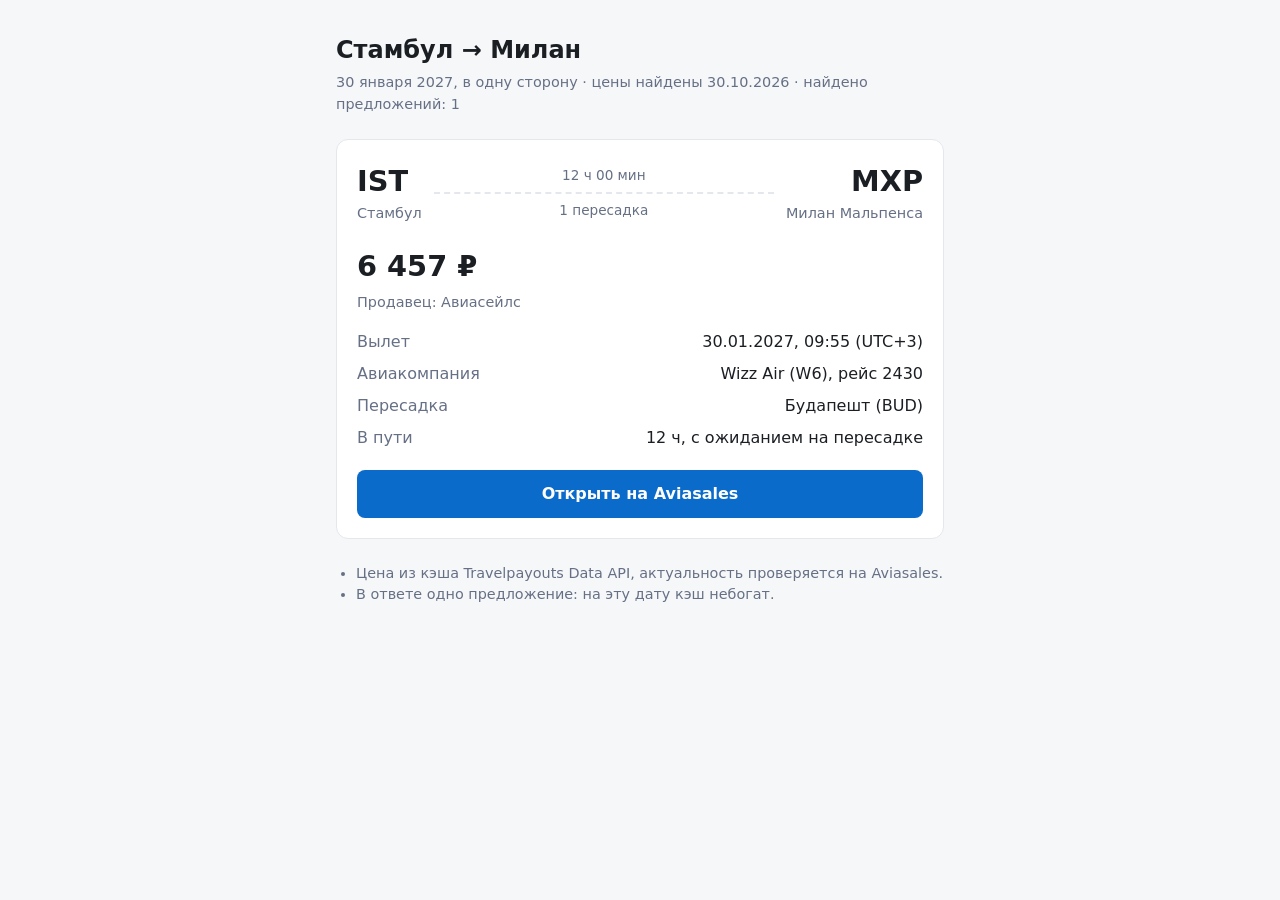
<file: docs/index.html>
<!doctype html>
<html lang="ru">
<head>
<meta charset="utf-8">
<meta name="viewport" content="width=device-width, initial-scale=1">
<title>Стамбул — Милан, 30 января 2027</title>
<style>
:root{--bg:#f6f7f9;--card:#fff;--text:#1b1f24;--muted:#667085;--line:#e4e7ec;--accent:#0b6bcb}
@media (prefers-color-scheme:dark){:root{--bg:#14171a;--card:#1c2024;--text:#e8eaed;--muted:#9aa3ad;--line:#2d333a;--accent:#6aa9f0}}
*{box-sizing:border-box}
body{margin:0;background:var(--bg);color:var(--text);font:16px/1.5 system-ui,-apple-system,"Segoe UI",Roboto,sans-serif}
main{max-width:640px;margin:0 auto;padding:32px 16px}
h1{font-size:1.5rem;margin:0 0 4px}
.sub{color:var(--muted);margin:0 0 24px;font-size:.9rem}
.card{background:var(--card);border:1px solid var(--line);border-radius:12px;padding:20px}
.route{display:flex;align-items:center;justify-content:space-between;gap:12px}
.pt .code{font-size:1.8rem;font-weight:700}
.pt .city{color:var(--muted);font-size:.9rem}
.mid{flex:1;text-align:center;color:var(--muted);font-size:.85rem}
.mid hr{border:0;border-top:2px dashed var(--line);margin:6px 0}
.price{font-size:1.8rem;font-weight:700;margin:20px 0 4px}
dl{display:grid;grid-template-columns:auto 1fr;gap:8px 16px;margin:16px 0 0}
dt{color:var(--muted)}dd{margin:0;text-align:right}
a.btn{display:block;margin-top:20px;padding:12px;text-align:center;background:var(--accent);color:#fff;border-radius:8px;text-decoration:none;font-weight:600}
ul{color:var(--muted);font-size:.9rem;padding-left:20px;margin-top:24px}
</style>
</head>
<body>
<main>
<h1>Стамбул → Милан</h1>
<p class="sub">30 января 2027, в одну сторону · цены найдены 30.10.2026 · найдено предложений: 1</p>
<section class="card">
  <div class="route">
    <div class="pt"><div class="code">IST</div><div class="city">Стамбул</div></div>
    <div class="mid">12 ч 00 мин<hr>1 пересадка</div>
    <div class="pt" style="text-align:right"><div class="code">MXP</div><div class="city">Милан Мальпенса</div></div>
  </div>
  <div class="price">6 457 ₽</div>
  <div class="sub" style="margin:0">Продавец: Авиасейлс</div>
  <dl>
    <dt>Вылет</dt><dd>30.01.2027, 09:55 (UTC+3)</dd>
    <dt>Авиакомпания</dt><dd>Wizz Air (W6), рейс 2430</dd>
    <dt>Пересадка</dt><dd>Будапешт (BUD)</dd>
    <dt>В пути</dt><dd>12 ч, с ожиданием на пересадке</dd>
  </dl>
  <a class="btn" href="https://www.aviasales.ru/search/IST3001MIL1?t=W618013029001801338900000720ISTBUDMXP_ed37aa2bb507cb4aa4d51e39f988d412_6428&amp;search_date=30102026&amp;expected_price_uuid=01a18c75-8147-8031-292e-7350dea8507a&amp;static_fare_key=TY%7CP1%7CH0%7CL0%7CCH0%7CR0%7CTBC0&amp;itinerary_key=bRkgPFDJqivB-X0snRCQhQ&amp;expected_price_source=share&amp;expected_price_currency=rub&amp;expected_price=6457" rel="noopener">Открыть на Aviasales</a>
</section>
<ul>
  <li>Цена из кэша Travelpayouts Data API, актуальность проверяется на Aviasales.</li>
  <li>В ответе одно предложение: на эту дату кэш небогат.</li>
</ul>
</main>
</body>
</html>
</file>
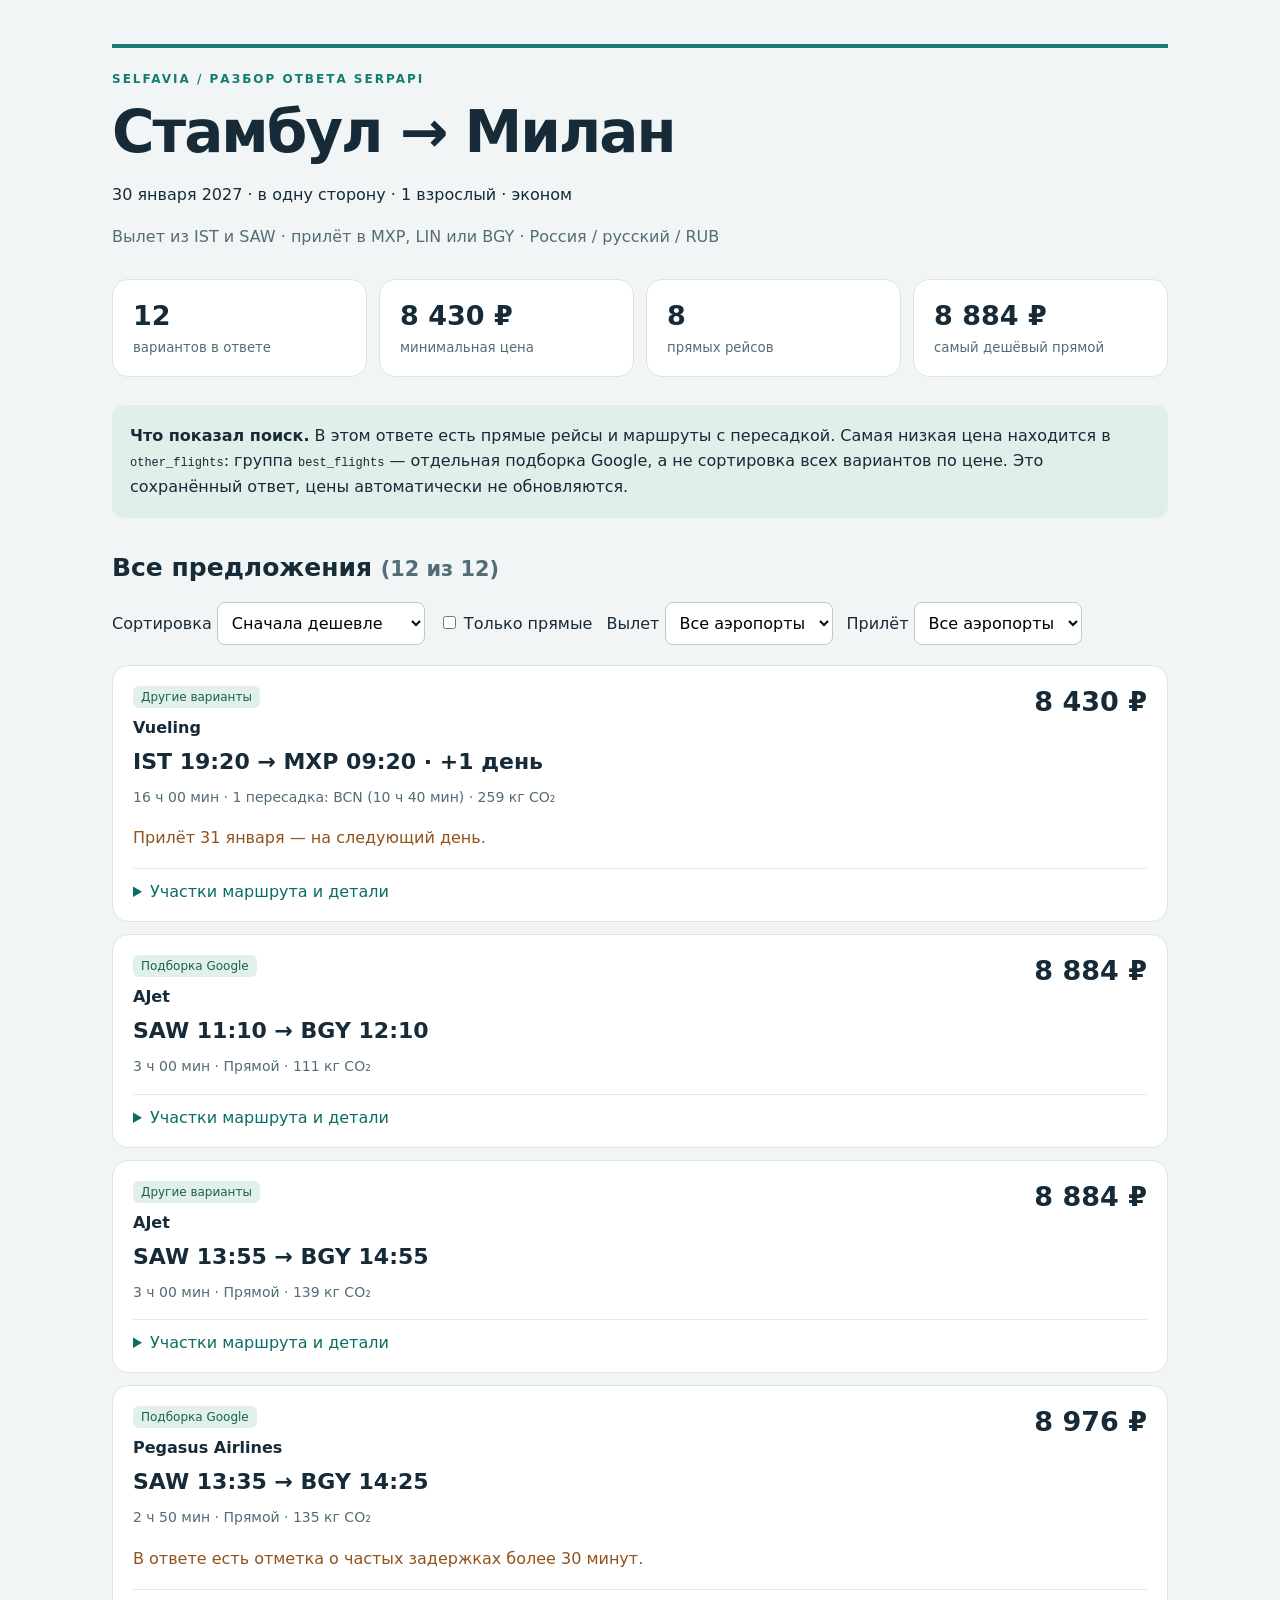
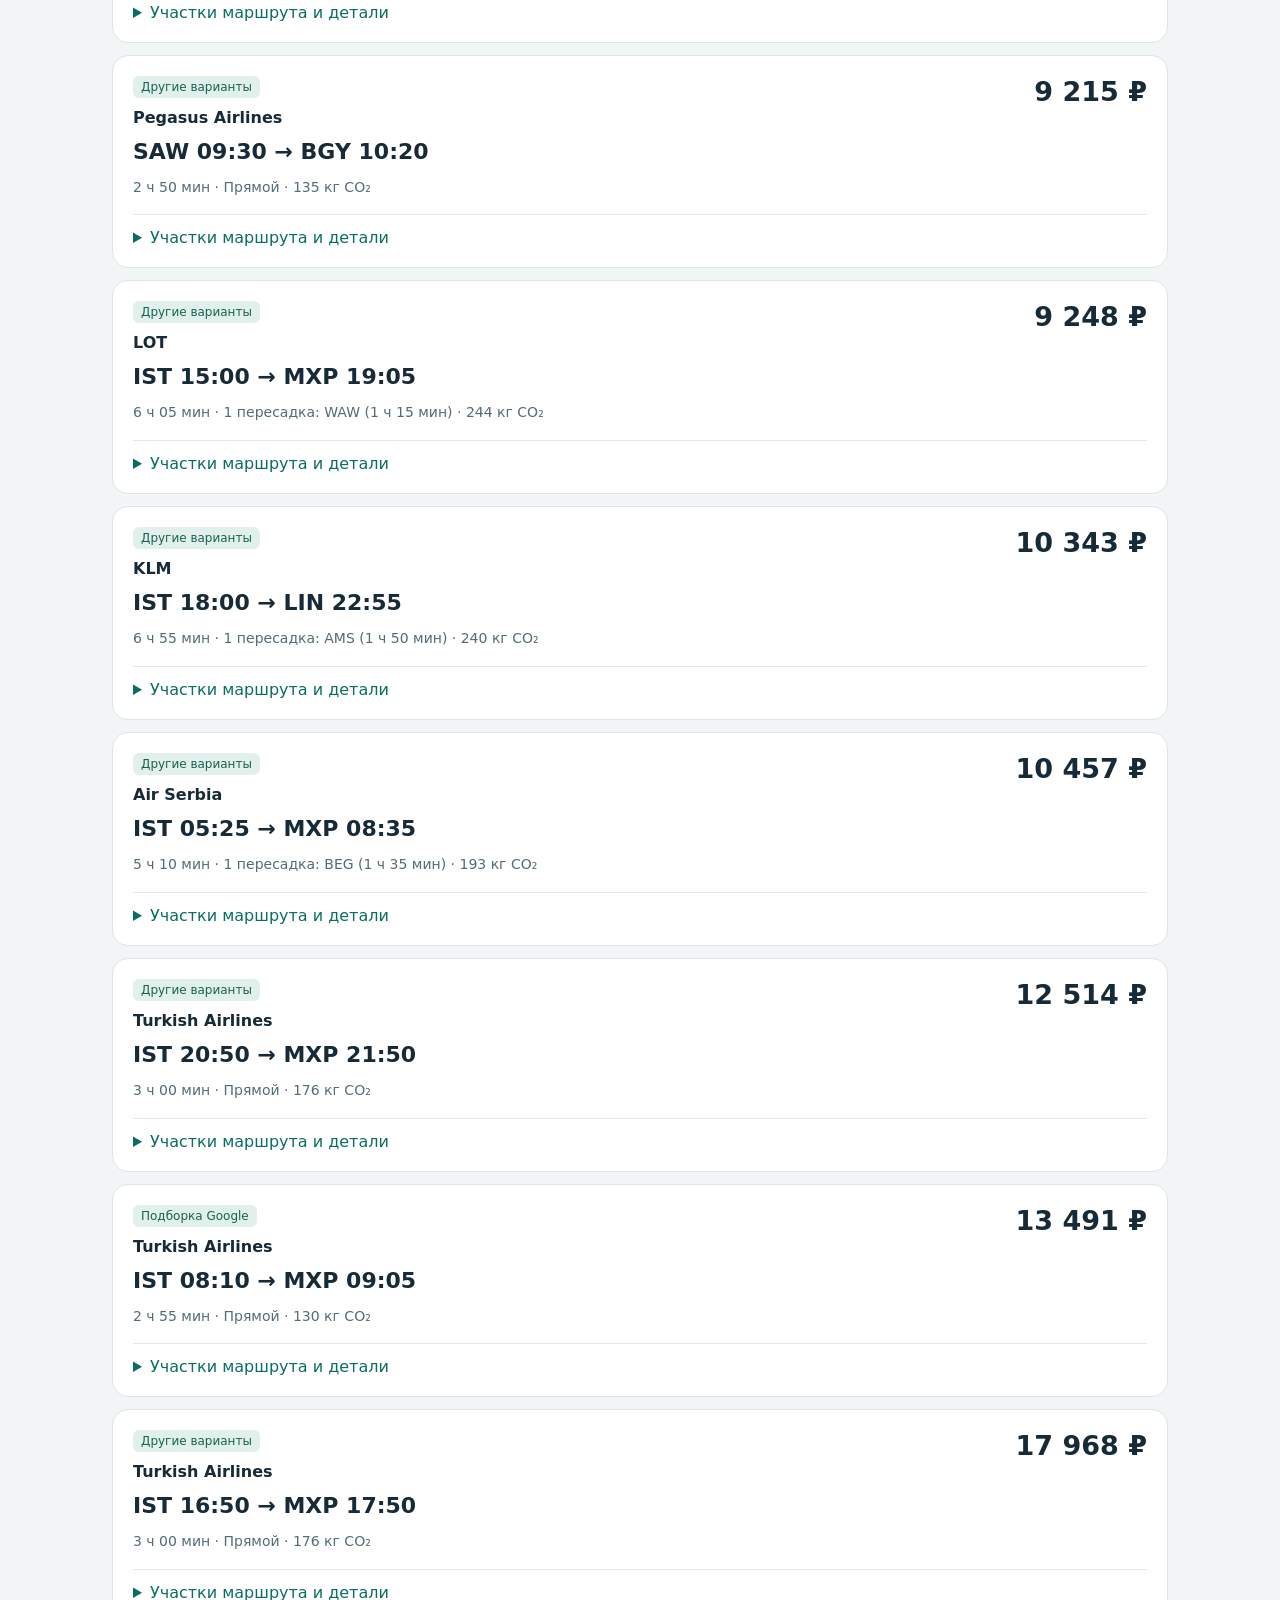
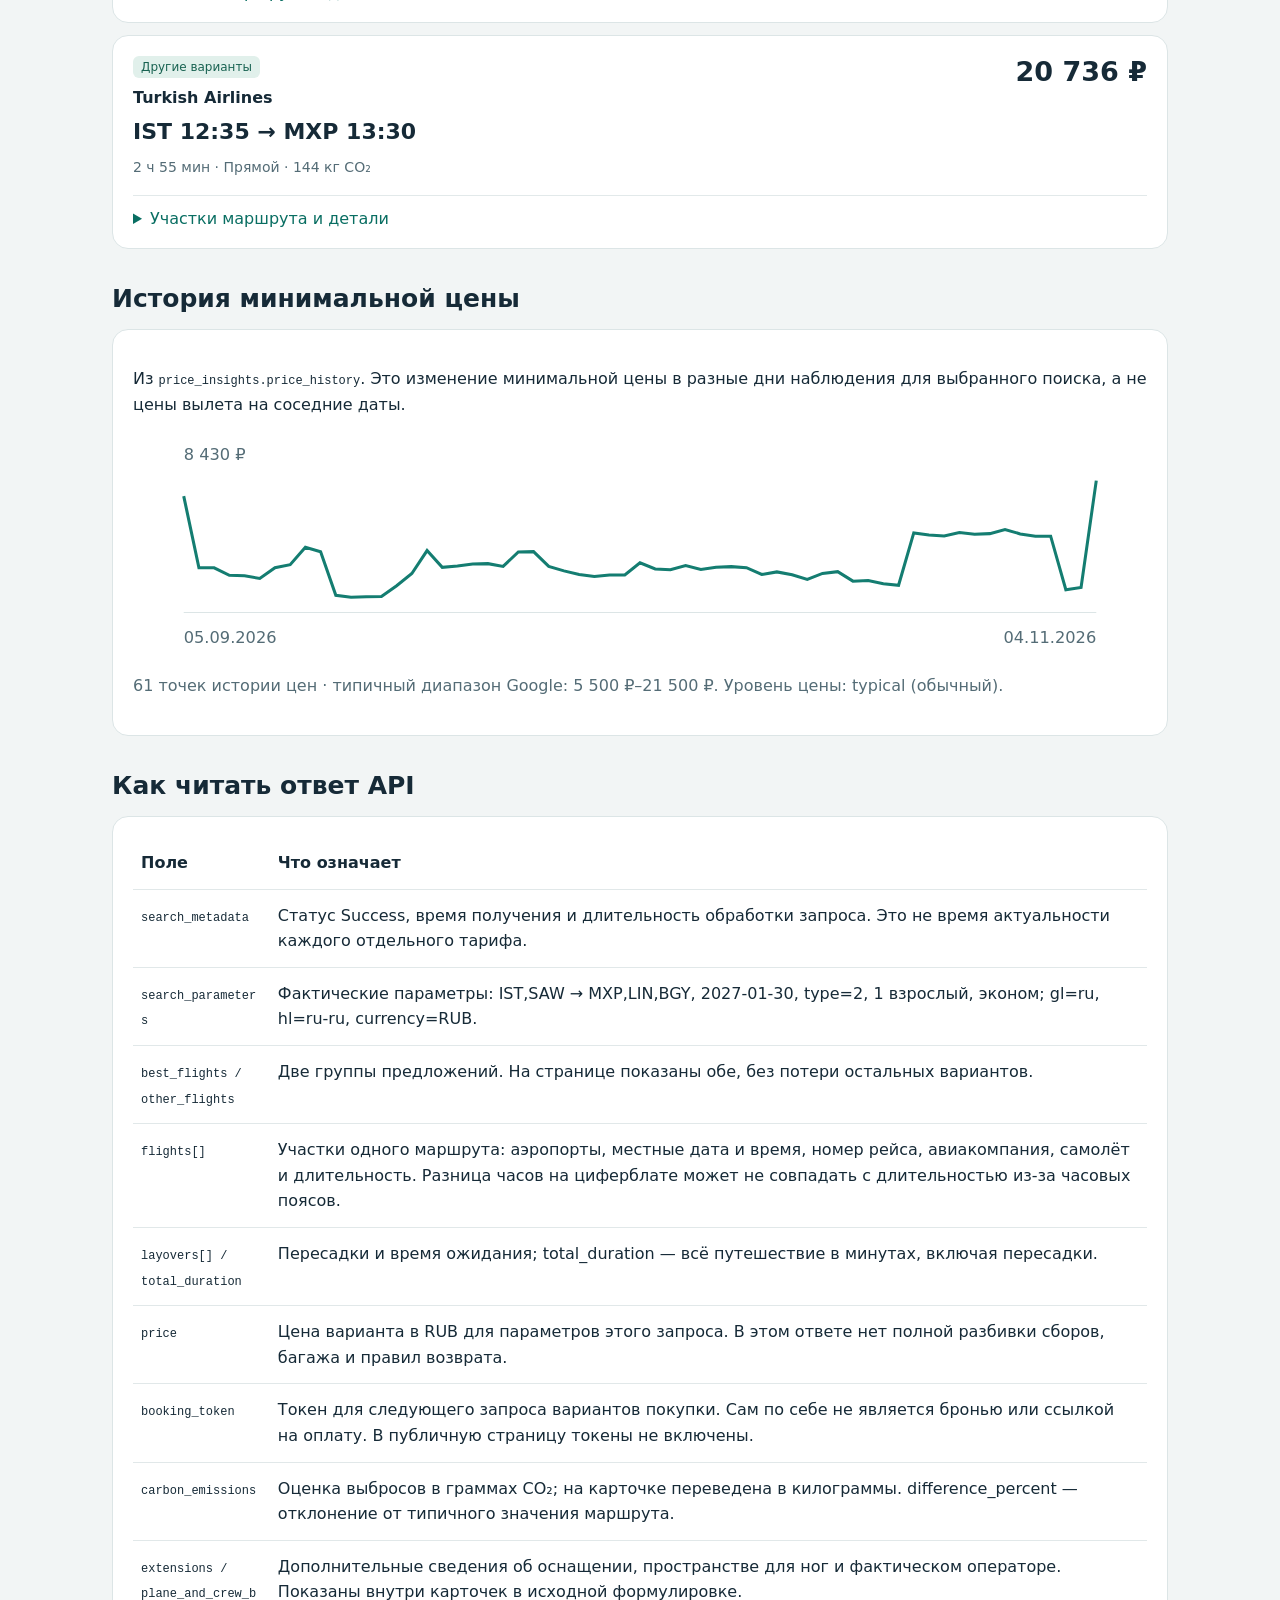
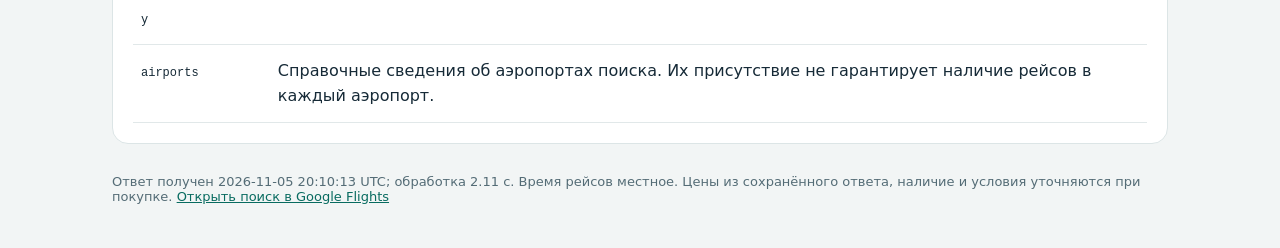
<file: docs/serpapi-flights.html>
<!doctype html><html lang="ru"><meta charset="utf-8"><meta name="viewport" content="width=device-width,initial-scale=1"><title>Стамбул → Милан — разбор Google Flights</title>
<style>
:root{font-family:system-ui,sans-serif;color:#162a37;background:#f2f5f5}*{box-sizing:border-box}body{margin:0}main{max-width:1100px;margin:auto;padding:44px 22px}header{border-top:4px solid #147d71;padding-top:24px}small,.muted{color:#546c76}h1{font-size:clamp(32px,6vw,58px);letter-spacing:-2px;margin:12px 0}h2{font-size:25px;margin:35px 0 16px}p{line-height:1.65}a{color:#086b60}.eyebrow{font-size:12px;letter-spacing:2px;font-weight:700;color:#147d71}.stats{display:grid;grid-template-columns:repeat(4,1fr);gap:12px;margin:28px 0}.stat,.card,.panel{background:white;border:1px solid #dce5e6;border-radius:16px;padding:20px}.stat strong{display:block;font-size:27px;margin-bottom:6px}.note{background:#e0efea;padding:18px;border-radius:12px;line-height:1.6}.controls{display:flex;gap:14px;flex-wrap:wrap;align-items:center;margin:20px 0}select{padding:10px;border:1px solid #bbcbce;border-radius:8px;background:white;font:inherit}.card{margin:12px 0}.top{display:flex;justify-content:space-between;gap:16px}.price{font-size:27px;font-weight:750;white-space:nowrap}.badge{display:inline-block;background:#e1f0eb;color:#186251;padding:4px 8px;font-size:12px;border-radius:6px;margin-bottom:10px}.route{font-size:22px;font-weight:650;margin:12px 0}.meta{color:#546c76;font-size:14px;line-height:1.7}.warning{color:#92521b}details{margin-top:15px;border-top:1px solid #e2e9ea;padding-top:13px}summary{cursor:pointer;color:#096e62}.leg{padding:14px 0;border-bottom:1px solid #edf1f1;line-height:1.65}.layover{background:#f2f5f5;padding:9px;border-radius:6px;color:#546c76}table{border-collapse:collapse;width:100%}td,th{text-align:left;vertical-align:top;border-bottom:1px solid #e1e8e9;padding:13px 8px;line-height:1.6}code{font-size:12px;overflow-wrap:anywhere}.chart{width:100%;height:auto}footer{font-size:13px;color:#546c76;margin-top:30px}@media(max-width:650px){.stats{grid-template-columns:1fr 1fr}.stat strong{font-size:23px}.top{flex-direction:column}.panel{padding:12px}td,th{padding:10px 4px;font-size:14px}main{padding:24px 14px}.route{font-size:19px}}
</style><main><header><div class="eyebrow">SELFAVIA / РАЗБОР ОТВЕТА SERPAPI</div><h1>Стамбул → Милан</h1><p>30 января 2027 · в одну сторону · 1 взрослый · эконом</p><p class="muted">Вылет из IST и SAW · прилёт в MXP, LIN или BGY · Россия / русский / RUB</p></header>
<div class="stats" id="stats"></div>
<div class="note"><strong>Что показал поиск.</strong> В этом ответе есть прямые рейсы и маршруты с пересадкой. Самая низкая цена находится в <code>other_flights</code>: группа <code>best_flights</code> — отдельная подборка Google, а не сортировка всех вариантов по цене. Это сохранённый ответ, цены автоматически не обновляются.</div>
<h2>Все предложения <small id="count"></small></h2><div class="controls"><label>Сортировка <select id="sort"><option value="price">Сначала дешевле</option><option value="duration">Сначала быстрее</option><option value="departure">По времени вылета</option></select></label><label><input id="direct" type="checkbox"> Только прямые</label><label>Вылет <select id="origin"><option value="">Все аэропорты</option><option>IST</option><option>SAW</option></select></label><label>Прилёт <select id="airport"><option value="">Все аэропорты</option><option>MXP</option><option>LIN</option><option>BGY</option></select></label></div><div id="list"></div>
<h2>История минимальной цены</h2><section class="panel"><p>Из <code>price_insights.price_history</code>. Это изменение минимальной цены в разные дни наблюдения для выбранного поиска, а не цены вылета на соседние даты.</p><div id="chart"></div><p id="insights" class="muted"></p></section>
<h2>Как читать ответ API</h2><section class="panel"><table><thead><tr><th>Поле</th><th>Что означает</th></tr></thead><tbody>
<tr><td><code>search_metadata</code></td><td>Статус Success, время получения и длительность обработки запроса. Это не время актуальности каждого отдельного тарифа.</td></tr>
<tr><td><code>search_parameters</code></td><td>Фактические параметры: IST,SAW → MXP,LIN,BGY, 2027-01-30, type=2, 1 взрослый, эконом; gl=ru, hl=ru-ru, currency=RUB.</td></tr>
<tr><td><code>best_flights / other_flights</code></td><td>Две группы предложений. На странице показаны обе, без потери остальных вариантов.</td></tr>
<tr><td><code>flights[]</code></td><td>Участки одного маршрута: аэропорты, местные дата и время, номер рейса, авиакомпания, самолёт и длительность. Разница часов на циферблате может не совпадать с длительностью из-за часовых поясов.</td></tr>
<tr><td><code>layovers[] / total_duration</code></td><td>Пересадки и время ожидания; total_duration — всё путешествие в минутах, включая пересадки.</td></tr>
<tr><td><code>price</code></td><td>Цена варианта в RUB для параметров этого запроса. В этом ответе нет полной разбивки сборов, багажа и правил возврата.</td></tr>
<tr><td><code>booking_token</code></td><td>Токен для следующего запроса вариантов покупки. Сам по себе не является бронью или ссылкой на оплату. В публичную страницу токены не включены.</td></tr>
<tr><td><code>carbon_emissions</code></td><td>Оценка выбросов в граммах CO₂; на карточке переведена в килограммы. difference_percent — отклонение от типичного значения маршрута.</td></tr>
<tr><td><code>extensions / plane_and_crew_by</code></td><td>Дополнительные сведения об оснащении, пространстве для ног и фактическом операторе. Показаны внутри карточек в исходной формулировке.</td></tr>
<tr><td><code>airports</code></td><td>Справочные сведения об аэропортах поиска. Их присутствие не гарантирует наличие рейсов в каждый аэропорт.</td></tr>
</tbody></table></section><footer id="footer"></footer></main>
<script id="data" type="application/json">{"flights": [{"flights": [{"departure_airport": {"name": "Международный аэропорт имени Сабихи Гёкчен", "id": "SAW", "time": "2027-01-30 11:10"}, "arrival_airport": {"name": "Аэропорт Бергамо Орио - Аль - Серио", "id": "BGY", "time": "2027-01-30 12:10"}, "duration": 180, "airplane": "Airbus A321neo", "airline": "AJet", "airline_logo": "https://www.gstatic.com/flights/airline_logos/70px/VF.png", "travel_class": "Economy", "flight_number": "VF 61", "legroom": "71 см", "extensions": ["Below average legroom (71 см)", "Carbon emissions estimate: 111 kg"]}], "total_duration": 180, "carbon_emissions": {"this_flight": 111000, "typical_for_this_route": 141000, "difference_percent": -21}, "price": 8884, "type": "One way", "airline_logo": "https://www.gstatic.com/flights/airline_logos/70px/VF.png", "group": "best_flights"}, {"flights": [{"departure_airport": {"name": "Международный аэропорт имени Сабихи Гёкчен", "id": "SAW", "time": "2027-01-30 13:35"}, "arrival_airport": {"name": "Аэропорт Бергамо Орио - Аль - Серио", "id": "BGY", "time": "2027-01-30 14:25"}, "duration": 170, "airplane": "Airbus A321", "airline": "Pegasus Airlines", "airline_logo": "https://www.gstatic.com/flights/airline_logos/70px/PC.png", "travel_class": "Economy", "flight_number": "PC 1213", "ticket_also_sold_by": ["ITA"], "legroom": "71 см", "extensions": ["Below average legroom (71 см)", "Stream media to your device", "Carbon emissions estimate: 135 kg"], "often_delayed_by_over_30_min": true}], "total_duration": 170, "carbon_emissions": {"this_flight": 135000, "typical_for_this_route": 141000, "difference_percent": -4}, "price": 8976, "type": "One way", "airline_logo": "https://www.gstatic.com/flights/airline_logos/70px/PC.png", "group": "best_flights"}, {"flights": [{"departure_airport": {"name": "Istanbul Airport", "id": "IST", "time": "2027-01-30 08:10"}, "arrival_airport": {"name": "Миланский аэропорт Мальпенса", "id": "MXP", "time": "2027-01-30 09:05"}, "duration": 175, "airplane": "Airbus A350", "airline": "Turkish Airlines", "airline_logo": "https://www.gstatic.com/flights/airline_logos/70px/TK.png", "travel_class": "Economy", "flight_number": "TK 1873", "legroom": "79 см", "extensions": ["Average legroom (79 см)", "Wi-Fi for a fee", "In-seat USB outlet", "On-demand video", "Carbon emissions estimate: 129 kg"]}], "total_duration": 175, "carbon_emissions": {"this_flight": 130000, "typical_for_this_route": 141000, "difference_percent": -8}, "price": 13491, "type": "One way", "airline_logo": "https://www.gstatic.com/flights/airline_logos/70px/TK.png", "group": "best_flights"}, {"flights": [{"departure_airport": {"name": "Istanbul Airport", "id": "IST", "time": "2027-01-30 19:20"}, "arrival_airport": {"name": "Аэропорт Барселона–Эль-Прат им. Жозепа Таррадельяса", "id": "BCN", "time": "2027-01-30 21:00"}, "duration": 220, "airplane": "Airbus A320", "airline": "Vueling", "airline_logo": "https://www.gstatic.com/flights/airline_logos/70px/VY.png", "travel_class": "Economy", "flight_number": "VY 8611", "legroom": "74 см", "extensions": ["Below average legroom (74 см)", "Wi-Fi for a fee", "In-seat USB outlet", "Stream media to your device", "Carbon emissions estimate: 174 kg"]}, {"departure_airport": {"name": "Аэропорт Барселона–Эль-Прат им. Жозепа Таррадельяса", "id": "BCN", "time": "2027-01-31 07:40"}, "arrival_airport": {"name": "Миланский аэропорт Мальпенса", "id": "MXP", "time": "2027-01-31 09:20"}, "duration": 100, "airplane": "Airbus A321", "airline": "Vueling", "airline_logo": "https://www.gstatic.com/flights/airline_logos/70px/VY.png", "travel_class": "Economy", "flight_number": "VY 6040", "legroom": "74 см", "extensions": ["Below average legroom (74 см)", "Wi-Fi for a fee", "In-seat USB outlet", "Stream media to your device", "Carbon emissions estimate: 84 kg"]}], "layovers": [{"duration": 640, "name": "Аэропорт Барселона–Эль-Прат им. Жозепа Таррадельяса", "id": "BCN"}], "total_duration": 960, "carbon_emissions": {"this_flight": 259000, "typical_for_this_route": 141000, "difference_percent": 84}, "price": 8430, "type": "One way", "airline_logo": "https://www.gstatic.com/flights/airline_logos/70px/VY.png", "group": "other_flights"}, {"flights": [{"departure_airport": {"name": "Международный аэропорт имени Сабихи Гёкчен", "id": "SAW", "time": "2027-01-30 13:55"}, "arrival_airport": {"name": "Аэропорт Бергамо Орио - Аль - Серио", "id": "BGY", "time": "2027-01-30 14:55"}, "duration": 180, "airplane": "Boeing 737", "airline": "AJet", "airline_logo": "https://www.gstatic.com/flights/airline_logos/70px/VF.png", "travel_class": "Economy", "flight_number": "VF 63", "legroom": "74 см", "extensions": ["Below average legroom (74 см)", "Carbon emissions estimate: 139 kg"]}], "total_duration": 180, "carbon_emissions": {"this_flight": 139000, "typical_for_this_route": 141000, "difference_percent": -1}, "price": 8884, "type": "One way", "airline_logo": "https://www.gstatic.com/flights/airline_logos/70px/VF.png", "group": "other_flights"}, {"flights": [{"departure_airport": {"name": "Международный аэропорт имени Сабихи Гёкчен", "id": "SAW", "time": "2027-01-30 09:30"}, "arrival_airport": {"name": "Аэропорт Бергамо Орио - Аль - Серио", "id": "BGY", "time": "2027-01-30 10:20"}, "duration": 170, "airplane": "Airbus A321", "airline": "Pegasus Airlines", "airline_logo": "https://www.gstatic.com/flights/airline_logos/70px/PC.png", "travel_class": "Economy", "flight_number": "PC 1211", "ticket_also_sold_by": ["ITA"], "legroom": "71 см", "extensions": ["Below average legroom (71 см)", "Stream media to your device", "Carbon emissions estimate: 135 kg"]}], "total_duration": 170, "carbon_emissions": {"this_flight": 135000, "typical_for_this_route": 141000, "difference_percent": -4}, "price": 9215, "type": "One way", "airline_logo": "https://www.gstatic.com/flights/airline_logos/70px/PC.png", "group": "other_flights"}, {"flights": [{"departure_airport": {"name": "Istanbul Airport", "id": "IST", "time": "2027-01-30 15:00"}, "arrival_airport": {"name": "Warsaw Chopin Airport", "id": "WAW", "time": "2027-01-30 15:35"}, "duration": 155, "airplane": "Boeing 737MAX 8 Passenger", "airline": "LOT", "airline_logo": "https://www.gstatic.com/flights/airline_logos/70px/LO.png", "travel_class": "Economy", "flight_number": "LO 134", "legroom": "74 см", "extensions": ["Below average legroom (74 см)", "In-seat power & USB outlets", "Carbon emissions estimate: 107 kg"]}, {"departure_airport": {"name": "Warsaw Chopin Airport", "id": "WAW", "time": "2027-01-30 16:50"}, "arrival_airport": {"name": "Миланский аэропорт Мальпенса", "id": "MXP", "time": "2027-01-30 19:05"}, "duration": 135, "airplane": "Embraer 195 E2", "airline": "LOT", "airline_logo": "https://www.gstatic.com/flights/airline_logos/70px/LO.png", "travel_class": "Economy", "flight_number": "LO 319", "legroom": "79 см", "extensions": ["Average legroom (79 см)", "Carbon emissions estimate: 136 kg"]}], "layovers": [{"duration": 75, "name": "Warsaw Chopin Airport", "id": "WAW"}], "total_duration": 365, "carbon_emissions": {"this_flight": 244000, "typical_for_this_route": 141000, "difference_percent": 73}, "price": 9248, "type": "One way", "airline_logo": "https://www.gstatic.com/flights/airline_logos/70px/LO.png", "group": "other_flights"}, {"flights": [{"departure_airport": {"name": "Istanbul Airport", "id": "IST", "time": "2027-01-30 18:00"}, "arrival_airport": {"name": "Схипхол", "id": "AMS", "time": "2027-01-30 19:35"}, "duration": 215, "airplane": "Boeing 737", "airline": "KLM", "airline_logo": "https://www.gstatic.com/flights/airline_logos/70px/KL.png", "travel_class": "Economy", "flight_number": "KL 1960", "legroom": "76 см", "extensions": ["Average legroom (76 см)", "Carbon emissions estimate: 161 kg"]}, {"departure_airport": {"name": "Схипхол", "id": "AMS", "time": "2027-01-30 21:25"}, "arrival_airport": {"name": "Линате", "id": "LIN", "time": "2027-01-30 22:55"}, "duration": 90, "airplane": "Boeing 737", "airline": "KLM", "airline_logo": "https://www.gstatic.com/flights/airline_logos/70px/KL.png", "travel_class": "Economy", "flight_number": "KL 1619", "legroom": "76 см", "extensions": ["Average legroom (76 см)", "In-seat USB outlet", "Carbon emissions estimate: 78 kg"]}], "layovers": [{"duration": 110, "name": "Схипхол", "id": "AMS"}], "total_duration": 415, "carbon_emissions": {"this_flight": 240000, "typical_for_this_route": 141000, "difference_percent": 70}, "price": 10343, "type": "One way", "airline_logo": "https://www.gstatic.com/flights/airline_logos/70px/KL.png", "group": "other_flights"}, {"flights": [{"departure_airport": {"name": "Istanbul Airport", "id": "IST", "time": "2027-01-30 05:25"}, "arrival_airport": {"name": "Аэропорт Никола Теслa Белград", "id": "BEG", "time": "2027-01-30 05:10"}, "duration": 105, "airplane": "Embraer 190", "airline": "Air Serbia", "airline_logo": "https://www.gstatic.com/flights/airline_logos/70px/JU.png", "travel_class": "Economy", "flight_number": "JU 427", "legroom": "79 см", "extensions": ["Average legroom (79 см)", "Carbon emissions estimate: 102 kg"], "plane_and_crew_by": "Bulgaria Air for Air Serbia"}, {"departure_airport": {"name": "Аэропорт Никола Теслa Белград", "id": "BEG", "time": "2027-01-30 06:45"}, "arrival_airport": {"name": "Миланский аэропорт Мальпенса", "id": "MXP", "time": "2027-01-30 08:35"}, "duration": 110, "airplane": "Airbus A320", "airline": "Air Serbia", "airline_logo": "https://www.gstatic.com/flights/airline_logos/70px/JU.png", "travel_class": "Economy", "flight_number": "JU 416", "legroom": "74 см", "extensions": ["Below average legroom (74 см)", "Carbon emissions estimate: 90 kg"]}], "layovers": [{"duration": 95, "name": "Аэропорт Никола Теслa Белград", "id": "BEG"}], "total_duration": 310, "carbon_emissions": {"this_flight": 193000, "typical_for_this_route": 141000, "difference_percent": 37}, "price": 10457, "type": "One way", "airline_logo": "https://www.gstatic.com/flights/airline_logos/70px/JU.png", "group": "other_flights"}, {"flights": [{"departure_airport": {"name": "Istanbul Airport", "id": "IST", "time": "2027-01-30 20:50"}, "arrival_airport": {"name": "Миланский аэропорт Мальпенса", "id": "MXP", "time": "2027-01-30 21:50"}, "duration": 180, "airplane": "Airbus A321 (Sharklets)", "airline": "Turkish Airlines", "airline_logo": "https://www.gstatic.com/flights/airline_logos/70px/TK.png", "travel_class": "Economy", "flight_number": "TK 1877", "legroom": "79 см", "extensions": ["Average legroom (79 см)", "Wi-Fi for a fee", "In-seat USB outlet", "On-demand video", "Carbon emissions estimate: 176 kg"]}], "total_duration": 180, "carbon_emissions": {"this_flight": 176000, "typical_for_this_route": 141000, "difference_percent": 25}, "price": 12514, "type": "One way", "airline_logo": "https://www.gstatic.com/flights/airline_logos/70px/TK.png", "group": "other_flights"}, {"flights": [{"departure_airport": {"name": "Istanbul Airport", "id": "IST", "time": "2027-01-30 16:50"}, "arrival_airport": {"name": "Миланский аэропорт Мальпенса", "id": "MXP", "time": "2027-01-30 17:50"}, "duration": 180, "airplane": "Airbus A321 (Sharklets)", "airline": "Turkish Airlines", "airline_logo": "https://www.gstatic.com/flights/airline_logos/70px/TK.png", "travel_class": "Economy", "flight_number": "TK 1875", "legroom": "79 см", "extensions": ["Average legroom (79 см)", "Wi-Fi for a fee", "In-seat USB outlet", "On-demand video", "Carbon emissions estimate: 176 kg"]}], "total_duration": 180, "carbon_emissions": {"this_flight": 176000, "typical_for_this_route": 141000, "difference_percent": 25}, "price": 17968, "type": "One way", "airline_logo": "https://www.gstatic.com/flights/airline_logos/70px/TK.png", "group": "other_flights"}, {"flights": [{"departure_airport": {"name": "Istanbul Airport", "id": "IST", "time": "2027-01-30 12:35"}, "arrival_airport": {"name": "Миланский аэропорт Мальпенса", "id": "MXP", "time": "2027-01-30 13:30"}, "duration": 175, "airplane": "Airbus A321neo", "airline": "Turkish Airlines", "airline_logo": "https://www.gstatic.com/flights/airline_logos/70px/TK.png", "travel_class": "Economy", "flight_number": "TK 1895", "legroom": "76 см", "extensions": ["Average legroom (76 см)", "Wi-Fi for a fee", "In-seat USB outlet", "On-demand video", "Carbon emissions estimate: 144 kg"]}], "total_duration": 175, "carbon_emissions": {"this_flight": 144000, "typical_for_this_route": 141000, "difference_percent": 2}, "price": 20736, "type": "One way", "airline_logo": "https://www.gstatic.com/flights/airline_logos/70px/TK.png", "group": "other_flights"}], "insights": {"lowest_price": 8430, "price_level": "typical", "typical_price_range": [5500, 21500], "price_history": [[1788642000, 8202], [1788728400, 7146], [1788814800, 7146], [1788901200, 7036], [1788987600, 7028], [1789074000, 6988], [1789160400, 7148], [1789246800, 7191], [1789333200, 7448], [1789419600, 7383], [1789506000, 6740], [1789592400, 6712], [1789678800, 6720], [1789765200, 6723], [1789851600, 6881], [1789938000, 7062], [1790024400, 7400], [1790110800, 7153], [1790197200, 7172], [1790283600, 7203], [1790370000, 7207], [1790456400, 7166], [1790542800, 7379], [1790629200, 7384], [1790715600, 7166], [1790802000, 7100], [1790888400, 7048], [1790974800, 7018], [1791061200, 7039], [1791147600, 7039], [1791234000, 7219], [1791320400, 7128], [1791406800, 7117], [1791493200, 7178], [1791579600, 7122], [1791666000, 7155], [1791752400, 7163], [1791838800, 7148], [1791925200, 7047], [1792011600, 7085], [1792098000, 7043], [1792184400, 6974], [1792270800, 7063], [1792357200, 7089], [1792443600, 6949], [1792530000, 6959], [1792616400, 6910], [1792702800, 6888], [1792789200, 7660], [1792875600, 7629], [1792962000, 7615], [1793048400, 7665], [1793134800, 7641], [1793221200, 7649], [1793307600, 7709], [1793394000, 7645], [1793480400, 7612], [1793566800, 7612], [1793653200, 6823], [1793739600, 6857], [1793826000, 8430]]}, "parameters": {"engine": "google_flights", "hl": "ru-ru", "gl": "ru", "type": "2", "departure_id": "IST,SAW", "arrival_id": "MXP,LIN,BGY", "outbound_date": "2027-01-30", "travel_class": 1, "adults": 1, "currency": "RUB"}, "time": "2026-11-05 20:10:13 UTC", "elapsed": 2.11, "url": "https://www.google.com/travel/flights?hl=ru-ru&gl=ru&curr=RUB&tfs=CBwQAho5EgoyMDI3LTAxLTMwagcIARIDSVNUagcIARIDU0FXcgcIARIDTVhQcgcIARIDTElOcgcIARIDQkdZQAFIAXABmAEC&tfu=EgIIAQ"}</script><script>
const d=JSON.parse(document.getElementById('data').textContent), all=d.flights;
const e=s=>String(s??'').replace(/[&<>"']/g,c=>({'&':'&amp;','<':'&lt;','>':'&gt;','"':'&quot;',"'":'&#39;'}[c]));
const money=n=>new Intl.NumberFormat('ru-RU').format(n)+' ₽', dur=n=>`${Math.floor(n/60)} ч ${String(n%60).padStart(2,'0')} мин`, local=s=>s.slice(11)+' · '+s.slice(8,10)+'.'+s.slice(5,7), dest=f=>f.flights.at(-1).arrival_airport.id;
const direct=all.filter(f=>f.flights.length===1), min=Math.min(...all.map(f=>f.price));
document.getElementById('stats').innerHTML=[[all.length,'вариантов в ответе'],[money(min),'минимальная цена'],[direct.length,'прямых рейсов'],[money(Math.min(...direct.map(f=>f.price))),'самый дешёвый прямой']].map(([n,t])=>`<div class="stat"><strong>${n}</strong><small>${t}</small></div>`).join('');
function render(){let rows=all.filter(f=>(!document.getElementById('origin').value||f.flights[0].departure_airport.id===document.getElementById('origin').value)&&(!document.getElementById('direct').checked||f.flights.length===1)&&(!document.getElementById('airport').value||dest(f)===document.getElementById('airport').value));const key=document.getElementById('sort').value; rows.sort((a,b)=>key==='price'?a.price-b.price:key==='duration'?a.total_duration-b.total_duration:a.flights[0].departure_airport.time.localeCompare(b.flights[0].departure_airport.time));document.getElementById('count').textContent=`(${rows.length} из ${all.length})`;document.getElementById('list').innerHTML=rows.map(f=>{const first=f.flights[0],last=f.flights.at(-1),night=last.arrival_airport.time.slice(0,10)!==d.parameters.outbound_date;return `<article class="card"><div class="top"><div><span class="badge">${f.group==='best_flights'?'Подборка Google':'Другие варианты'}</span><div><strong>${e([...new Set(f.flights.map(s=>s.airline))].join(' + '))}</strong></div></div><div class="price">${money(f.price)}</div></div><div class="route">${e(first.departure_airport.id)} ${e(first.departure_airport.time.slice(11))} → ${e(last.arrival_airport.id)} ${e(last.arrival_airport.time.slice(11))}${night?' · +1 день':''}</div><div class="meta">${dur(f.total_duration)} · ${f.flights.length===1?'Прямой':`${f.flights.length-1} пересадка: ${(f.layovers||[]).map(l=>e(l.id)+' ('+dur(l.duration)+')').join(', ')}`} · ${f.carbon_emissions.this_flight/1000} кг CO₂</div>${night?'<p class="warning">Прилёт 31 января — на следующий день.</p>':''}${f.flights.some(s=>s.often_delayed_by_over_30_min)?'<p class="warning">В ответе есть отметка о частых задержках более 30 минут.</p>':''}<details><summary>Участки маршрута и детали</summary>${f.flights.map((s,i)=>`<div class="leg"><strong>${e(s.flight_number)} · ${e(s.airline)}</strong><br>${e(s.departure_airport.name)} (${e(s.departure_airport.id)}) · ${local(s.departure_airport.time)}<br>→ ${e(s.arrival_airport.name)} (${e(s.arrival_airport.id)}) · ${local(s.arrival_airport.time)}<br><span class="meta">В полёте ${dur(s.duration)} · ${e(s.airplane)} · место для ног ${e(s.legroom)}${s.plane_and_crew_by?' · Оператор: '+e(s.plane_and_crew_by):''}<br>${(s.extensions||[]).map(e).join(' · ')}</span></div>${f.layovers?.[i]?`<div class="layover">Пересадка ${e(f.layovers[i].id)} · ${dur(f.layovers[i].duration)}</div>`:''}`).join('')}</details></article>`}).join('')||'<p>Нет вариантов с такими фильтрами.</p>';}
['sort','direct','origin','airport'].forEach(id=>document.getElementById(id).addEventListener('change',render));render();
const h=d.insights.price_history,lo=Math.min(...h.map(p=>p[1])),hi=Math.max(...h.map(p=>p[1])),points=h.map((p,i)=>`${50+i/(h.length-1)*900},${160-(p[1]-lo)/(hi-lo||1)*115}`).join(' '),date=t=>new Date(t*1000).toLocaleDateString('ru-RU',{timeZone:'UTC'});
document.getElementById('chart').innerHTML=`<svg class="chart" viewBox="0 0 1000 215" role="img" aria-label="История минимальных цен от ${lo} до ${hi} рублей"><text x="50" y="25" fill="#546c76">${money(hi)}</text><line x1="50" y1="175" x2="950" y2="175" stroke="#dce5e6"/><polyline fill="none" stroke="#147d71" stroke-width="3" points="${points}"/><text x="50" y="205" fill="#546c76">${date(h[0][0])}</text><text x="950" y="205" text-anchor="end" fill="#546c76">${date(h.at(-1)[0])}</text></svg>`;
document.getElementById('insights').textContent=`${h.length} точек истории цен · типичный диапазон Google: ${money(d.insights.typical_price_range[0])}–${money(d.insights.typical_price_range[1])}. Уровень цены: typical (обычный).`;
const link=document.createElement('a');link.href=d.url;link.textContent='Открыть поиск в Google Flights';document.getElementById('footer').textContent=`Ответ получен ${d.time}; обработка ${d.elapsed} с. Время рейсов местное. Цены из сохранённого ответа, наличие и условия уточняются при покупке. `;document.getElementById('footer').append(link);
</script></html>
</file>
